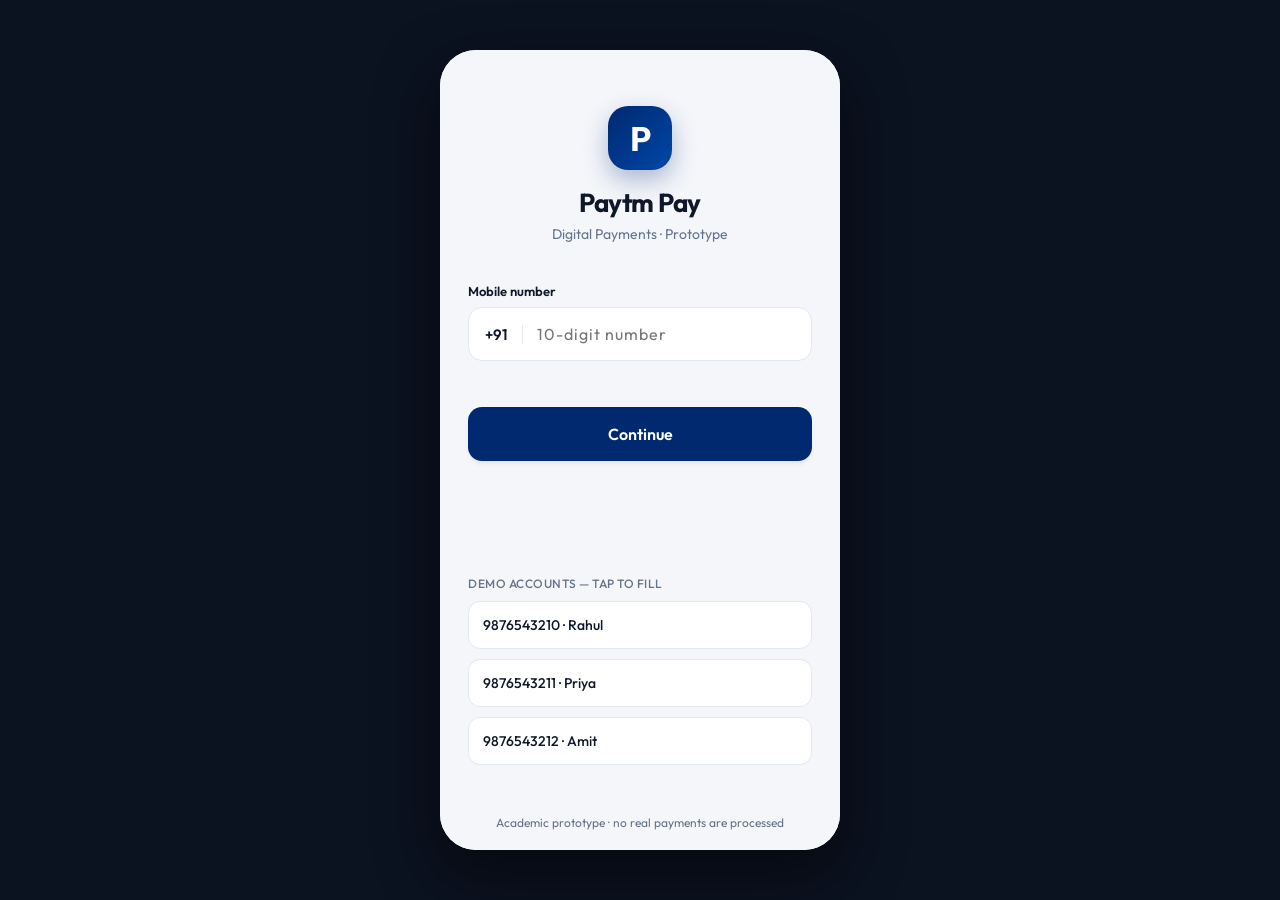
<file: index.html>
<!DOCTYPE html>
<html lang="en">
<head>
  <meta charset="UTF-8" />
  <meta name="viewport" content="width=device-width, initial-scale=1, maximum-scale=1, user-scalable=no, viewport-fit=cover" />
  <meta name="theme-color" content="#002970" />
  <meta name="description" content="Academic prototype of a UPI-based digital payments platform." />
  <title>Paytm Pay</title>

  <!-- Modern Fintech Font -->
  <link rel="preconnect" href="https://fonts.googleapis.com">
  <link rel="preconnect" href="https://fonts.gstatic.com" crossorigin>
  <link href="https://fonts.googleapis.com/css2?family=Outfit:wght@300;400;500;600;700&display=swap" rel="stylesheet">

  <link rel="manifest" href="manifest.webmanifest" />
  <link rel="icon" type="image/png" sizes="192x192" href="icons/icon-192.png" />
  <link rel="apple-touch-icon" href="icons/icon-192.png" />

  <meta name="mobile-web-app-capable" content="yes" />
  <meta name="apple-mobile-web-app-capable" content="yes" />
  <meta name="apple-mobile-web-app-status-bar-style" content="black-translucent" />
  <meta name="apple-mobile-web-app-title" content="Paytm Pay" />

  <link rel="stylesheet" href="styles.css" />
</head>
<body>
<div class="phone">

  <!-- ============ SCREEN 1: LOGIN ============ -->
  <section id="screen-login" class="screen active">
    <div class="login-wrap">
      <div class="brand">
        <div class="brand-mark">P</div>
        <h1>Paytm Pay</h1>
        <p>Digital Payments · Prototype</p>
      </div>

      <label class="field-label" for="phone">Mobile number</label>
      <div class="phone-row">
        <span class="prefix">+91</span>
        <input id="phone" type="tel" inputmode="numeric" maxlength="10" placeholder="10-digit number" autocomplete="tel" />
      </div>

      <p id="loginError" class="error"></p>
      <button id="loginBtn" class="btn-primary">Continue</button>

      <div class="demo-box">
        <p class="demo-title">Demo accounts — tap to fill</p>
        <button class="chip" data-phone="9876543210">9876543210 · Rahul</button>
        <button class="chip" data-phone="9876543211">9876543211 · Priya</button>
        <button class="chip" data-phone="9876543212">9876543212 · Amit</button>
      </div>
    </div>
    <p class="footnote">Academic prototype · no real payments are processed</p>
  </section>

  <!-- ============ SCREEN 2: OTP ============ -->
  <section id="screen-otp" class="screen">
    <header class="topbar">
      <button class="back" id="otpBack" aria-label="Back">&#8592;</button>
      <h2>Verify OTP</h2>
    </header>
    <div class="otp-wrap">
      <p class="muted">We sent a 6-digit code to</p>
      <p id="otpPhone" class="phone-display">+91 ••••••••••</p>
      <div class="demo-otp"><span>Demo OTP</span><strong id="demoOtp">------</strong></div>
      <div class="otp-row">
        <input class="otp-box" type="tel" inputmode="numeric" maxlength="1" />
        <input class="otp-box" type="tel" inputmode="numeric" maxlength="1" />
        <input class="otp-box" type="tel" inputmode="numeric" maxlength="1" />
        <input class="otp-box" type="tel" inputmode="numeric" maxlength="1" />
        <input class="otp-box" type="tel" inputmode="numeric" maxlength="1" />
        <input class="otp-box" type="tel" inputmode="numeric" maxlength="1" />
      </div>
      <button id="verifyBtn" class="btn-primary">Verify &amp; Continue</button>
      <p id="otpMsg" class="error"></p>
      <button id="resendBtn" class="btn-ghost" disabled>Resend OTP in 30s</button>
    </div>
  </section>

  <!-- ============ SCREEN 3: HOME ============ -->
  <section id="screen-home" class="screen">
    <header class="home-head">
      <div class="user-greet">
        <div class="avatar" id="homeAvatar">R</div>
        <div>
          <p class="muted small">Welcome back,</p>
          <h2 id="homeName">—</h2>
        </div>
      </div>
    </header>

    <div class="balance-card">
      <p class="balance-label">Paytm Balance</p>
      <p id="homeBalance" class="balance-amount">₹0</p>
      <p class="balance-upi" id="homeUpi">—</p>
    </div>

    <div class="section">
      <p class="section-title">Quick Actions</p>
      <div class="quick-actions">
        <button class="qa" data-action="pay">
          <span class="qa-ic"><svg viewBox="0 0 24 24" fill="none" stroke="currentColor" stroke-width="2"><rect x="3" y="3" width="18" height="18" rx="2"/><path d="M7 7h.01M7 17h.01M17 7h.01M17 17h.01M7 12h10"/></svg></span>
          <span>Scan QR</span>
        </button>
        <button class="qa" data-action="pay">
          <span class="qa-ic"><svg viewBox="0 0 24 24" fill="none" stroke="currentColor" stroke-width="2"><path d="M12 2v20M17 5H9.5a3.5 3.5 0 0 0 0 7h5a3.5 3.5 0 0 1 0 7H6"/></svg></span>
          <span>Pay UPI</span>
        </button>
        <button class="qa" data-action="recharge">
          <span class="qa-ic"><svg viewBox="0 0 24 24" fill="none" stroke="currentColor" stroke-width="2"><rect x="7" y="2" width="10" height="20" rx="2"/><path d="M12 18h.01"/></svg></span>
          <span>Recharge</span>
        </button>
        <button class="qa" data-action="bills">
          <span class="qa-ic"><svg viewBox="0 0 24 24" fill="none" stroke="currentColor" stroke-width="2"><path d="M4 4h16v16H4z"/><path d="M8 8h8M8 12h8M8 16h4"/></svg></span>
          <span>Bills</span>
        </button>
      </div>
    </div>

    <div class="section">
      <div class="section-head">
        <p class="section-title">Recent Transactions</p>
        <button id="viewAllBtn" class="link-btn">View all</button>
      </div>
      <div id="homeTxns" class="txn-list"></div>
    </div>
  </section>

  <!-- ============ SCREEN 4: PAY ============ -->
  <section id="screen-pay" class="screen">
    <header class="topbar">
      <button class="back" id="payBack" aria-label="Back">&#8592;</button>
      <h2>New Payment</h2>
    </header>
    <div class="pay-wrap">
      <div class="pay-available">
        <span>Available balance</span>
        <strong id="payBalance">₹0</strong>
      </div>
      <label class="field-label" for="upiInput">Pay to (UPI ID)</label>
      <div class="upi-input-row">
        <input id="upiInput" type="text" placeholder="name@bank" autocomplete="off" autocapitalize="none" spellcheck="false" />
        <span id="upiStatus" class="upi-status"></span>
      </div>
      <p class="hint-inline">Quick pay</p>
      <div class="quick-payees" id="quickPayees"></div>
      <p class="field-label">Amount</p>
      <div class="amount-display"><span>₹</span><span id="amountValue">0</span></div>
      <p id="payError" class="error"></p>
      <div class="keypad" id="keypad">
        <button data-key="1">1</button><button data-key="2">2</button><button data-key="3">3</button>
        <button data-key="4">4</button><button data-key="5">5</button><button data-key="6">6</button>
        <button data-key="7">7</button><button data-key="8">8</button><button data-key="9">9</button>
        <button data-key=".">.</button><button data-key="0">0</button><button data-key="del" class="key-del">⌫</button>
      </div>
      <button id="payBtn" class="btn-primary" disabled>Pay ₹0</button>
    </div>
  </section>

  <!-- ============ SCREEN 4.5: RECHARGE ============ -->
  <section id="screen-recharge" class="screen">
    <header class="topbar">
      <button class="back" id="rechargeBack" aria-label="Back">&#8592;</button>
      <h2>Mobile & DTH Recharge</h2>
    </header>
    
    <div class="recharge-wrap">
      <div class="recharge-tabs">
        <button class="r-tab active" data-type="mobile">Mobile</button>
        <button class="r-tab" data-type="dth">DTH</button>
      </div>

      <label class="field-label" for="rechargeNumber" id="rechargeLabel">Mobile Number</label>
      <input type="tel" id="rechargeNumber" class="recharge-input" placeholder="Enter 10-digit number" maxlength="10" inputmode="numeric">

      <p class="field-label" style="margin-top: 20px;">Select Operator</p>
      <div class="operator-grid" id="operatorGrid"></div>

      <p class="field-label" style="margin-top: 20px;">Select Amount</p>
      <div class="amount-chips" id="rechargeAmounts"></div>

      <p id="rechargeError" class="error"></p>
      <button id="rechargeProceedBtn" class="btn-primary" style="margin-top:auto;" disabled>Proceed to Pay</button>
    </div>
  </section>

  <!-- ============ SCREEN 4.6: BILLS ============ -->
  <section id="screen-bills" class="screen">
    <header class="topbar">
      <button class="back" id="billsBack" aria-label="Back">&#8592;</button>
      <h2>Bill Payments</h2>
    </header>
    
    <div class="bills-wrap">
      <p class="field-label">Select Category</p>
      <div class="bill-categories" id="billCategories"></div>

      <div id="billInputSection" style="margin-top: 24px;">
        <label class="field-label" for="consumerNumber" id="consumerLabel">Consumer Number</label>
        <input type="text" id="consumerNumber" class="recharge-input" placeholder="Enter Consumer Number" autocomplete="off">
        <button id="fetchBillBtn" class="btn-primary" style="margin-top: 16px;" disabled>Fetch Bill</button>
      </div>

      <div id="billDetailsSection" style="display: none; margin-top: 24px;">
        <div class="bill-card">
          <div class="bill-card-header">
            <span>Bill Details</span>
            <span id="billStatus" style="color: var(--error); font-size: 11px; font-weight: 700;">UNPAID</span>
          </div>
          <div class="bill-row"><span>Consumer Name</span><strong id="billName">—</strong></div>
          <div class="bill-row"><span>Due Date</span><strong id="billDueDate">—</strong></div>
          <div class="bill-row total"><span>Total Amount</span><strong id="billAmount">₹0</strong></div>
        </div>
        
        <p id="billError" class="error"></p>
        <button id="payBillBtn" class="btn-primary" style="margin-top: 20px;">Pay Bill</button>
        <button id="cancelBillBtn" class="btn-ghost" style="margin-top: 10px;">Cancel</button>
      </div>
    </div>
  </section>

  <!-- ============ SCREEN 5: SUCCESS ============ -->
  <section id="screen-success" class="screen">
    <div class="success-wrap">
      <div class="success-icon">
        <svg viewBox="0 0 52 52" class="checkmark"><circle cx="26" cy="26" r="25" fill="none" stroke="currentColor" stroke-width="2.5"/><path fill="none" stroke="currentColor" stroke-width="3.5" stroke-linecap="round" stroke-linejoin="round" d="M14 27l8 8 16-16"/></svg>
      </div>
      <h2 class="success-title" id="successTitle">Payment Successful</h2>
      <p class="success-amount" id="successAmount">₹0</p>
      <div class="receipt">
        <div class="receipt-row"><span id="successToLabel">To</span><strong id="successName">—</strong></div>
        <div class="receipt-row"><span id="successUpiLabel">UPI ID</span><strong id="successUpi">—</strong></div>
        <div class="receipt-row"><span>Transaction ID</span><strong id="successTxnId">—</strong></div>
        <div class="receipt-row"><span>Date &amp; Time</span><strong id="successTime">—</strong></div>
      </div>
      <div class="success-actions">
        <button id="successDone" class="btn-primary">Done</button>
        <button id="successHistory" class="btn-ghost">View in history</button>
      </div>
    </div>
  </section>

  <!-- ============ SCREEN 6: HISTORY ============ -->
  <section id="screen-history" class="screen">
    <header class="page-head">
      <h2>History</h2>
      <p class="muted small">All account activity</p>
    </header>
    <div id="historyTxns" class="txn-list page-list"></div>
  </section>

  <!-- ============ SCREEN 7: PROFILE ============ -->
  <section id="screen-profile" class="screen">
    <header class="page-head">
      <h2>Profile & Settings</h2>
    </header>
    <div class="profile-wrap">
      <div class="profile-header">
        <div class="avatar large" id="profileAvatar">R</div>
        <h3 id="profileName">Rahul Sharma</h3>
        <p id="profileUpi" class="muted">rahul@paytm</p>
      </div>

      <div class="settings-list">
        <button class="setting-item" id="addMoneyBtn">
          <span class="setting-icon">₹</span>
          <div class="setting-text">
            <strong>Add Money to Wallet</strong>
            <span>Simulate bank transfer</span>
          </div>
        </button>

        <button class="setting-item" id="manualInstallBtn">
          <span class="setting-icon" style="background: rgba(0,186,242,0.1); color: var(--primary);">↓</span>
          <div class="setting-text">
            <strong>Install Paytm App</strong>
            <span>Add to home screen</span>
          </div>
        </button>

        <div class="setting-item">
          <span class="setting-icon">🌙</span>
          <div class="setting-text">
            <strong>Dark Mode</strong>
            <span>Switch app appearance</span>
          </div>
          <label class="toggle">
            <input type="checkbox" id="darkModeToggle">
            <span class="slider"></span>
          </label>
        </div>

        <button class="setting-item" id="logoutBtn">
          <span class="setting-icon text-red">⏻</span>
          <div class="setting-text">
            <strong class="text-red">Logout</strong>
            <span>Sign out of your account</span>
          </div>
        </button>
      </div>
    </div>
  </section>

  <!-- ============ SCREEN 8: TXN DETAILS ============ -->
  <section id="screen-txn-details" class="screen">
    <header class="topbar">
      <button class="back" id="txnBack" aria-label="Back">&#8592;</button>
      <h2>Transaction Details</h2>
    </header>
    <div class="success-wrap">
      <div class="txn-detail-icon" id="detailIcon">↑</div>
      <p class="success-amount" id="detailAmount">₹0</p>
      <p class="success-title" id="detailStatus">Success</p>
      
      <div class="receipt" style="margin-top:20px;">
        <div class="receipt-row"><span>To/From</span><strong id="detailName">—</strong></div>
        <div class="receipt-row"><span>Type</span><strong id="detailType">—</strong></div>
        <div class="receipt-row"><span>Date &amp; Time</span><strong id="detailTime">—</strong></div>
        <div class="receipt-row"><span>Transaction ID</span><strong id="detailId">—</strong></div>
      </div>
      
      <button class="btn-ghost" id="downloadReceiptBtn" style="margin-top:20px;">Download Receipt (Demo)</button>
    </div>
  </section>

  <!-- ============ BOTTOM NAVIGATION ============ -->
  <nav class="bottom-nav">
    <button class="nav-item active" data-tab="home">
      <svg viewBox="0 0 24 24" fill="none" stroke="currentColor" stroke-width="2"><path d="M3 9l9-7 9 7v11a2 2 0 0 1-2 2H5a2 2 0 0 1-2-2z"/><polyline points="9 22 9 12 15 12 15 22"/></svg>
      <span>Home</span>
    </button>
    
    <button class="nav-item" data-tab="history">
      <svg viewBox="0 0 24 24" fill="none" stroke="currentColor" stroke-width="2"><circle cx="12" cy="12" r="10"/><polyline points="12 6 12 12 16 14"/></svg>
      <span>History</span>
    </button>

    <div class="nav-spacer"></div>

    <button class="nav-item" data-action="recharge">
      <svg viewBox="0 0 24 24" fill="none" stroke="currentColor" stroke-width="2"><rect x="5" y="2" width="14" height="20" rx="2"/><path d="M12 18h.01"/></svg>
      <span>Recharge</span>
    </button>

    <button class="nav-item" data-tab="profile">
      <svg viewBox="0 0 24 24" fill="none" stroke="currentColor" stroke-width="2"><path d="M20 21v-2a4 4 0 0 0-4-4H8a4 4 0 0 0-4 4v2"/><circle cx="12" cy="7" r="4"/></svg>
      <span>Profile</span>
    </button>

    <button class="nav-pay" data-tab="pay" aria-label="Pay">₹</button>
  </nav>

  <div id="toast" class="toast"></div>
  <div id="installBanner" class="install-banner" hidden>
    <div class="ib-text"><strong>Install App</strong><span>Add to home screen</span></div>
    <button id="installBtn" class="ib-btn">Install</button>
    <button id="installClose" class="ib-close">&times;</button>
  </div>
</div>
<script src="app.js"></script>
</body>
</html>
</file>
<file: styles.css>
:root {
  /* Light Theme */
  --bg: #f4f6fa;
  --surface: #ffffff;
  --surface-alt: #f8fafc;
  --text: #0f172a;
  --text-muted: #64748b;
  --primary: #002970;
  --primary-light: #0047a8;
  --accent: #00baf2;
  --error: #dc2626;
  --success: #10b981;
  --border: #e2e8f0;
  --shadow: 0 4px 6px -1px rgba(0, 0, 0, .05), 0 2px 4px -2px rgba(0, 0, 0, .05);
}

[data-theme="dark"] {
  /* Dark Theme */
  --bg: #0f172a;
  --surface: #1e293b;
  --surface-alt: #334155;
  --text: #f8fafc;
  --text-muted: #94a3b8;
  --primary: #38bdf8;
  --primary-light: #0ea5e9;
  --accent: #818cf8;
  --border: #334155;
  --shadow: 0 4px 6px -1px rgba(0, 0, 0, .3);
}

* {
  margin: 0;
  padding: 0;
  box-sizing: border-box;
  font-family: 'Outfit', -apple-system, sans-serif;
}

body {
  background: #0b1220;
  display: flex;
  justify-content: center;
  min-height: 100vh;
}

.phone {
  width: 100%;
  max-width: 400px;
  background: var(--bg);
  color: var(--text);
  height: 100vh;
  height: 100dvh;
  display: flex;
  flex-direction: column;
  position: relative;
  overflow: hidden;
  transition: background .3s;
}

@media (min-width:480px) {
  .phone {
    height: 800px;
    min-height: 800px;
    margin: auto;
    border-radius: 36px;
    box-shadow: 0 24px 60px rgba(0, 0, 0, .55);
  }
}

/* Screen Transitions */
.screen {
  display: none;
  flex-direction: column;
  flex: 1;
  overflow-y: auto;
  background: var(--bg);
}

.screen.active {
  display: flex;
  animation: slideIn .3s cubic-bezier(0.16, 1, 0.3, 1) forwards;
}

@keyframes slideIn {
  from {
    opacity: 0;
    transform: translateX(15px);
  }

  to {
    opacity: 1;
    transform: translateX(0);
  }
}

.phone.has-nav .screen {
  padding-bottom: 84px;
}

/* ---------- LOGIN ---------- */
.login-wrap {
  padding: 56px 28px 24px;
  flex: 1;
  display: flex;
  flex-direction: column;
}

.brand {
  text-align: center;
  margin-bottom: 40px;
}

.brand-mark {
  width: 64px;
  height: 64px;
  margin: 0 auto 16px;
  border-radius: 20px;
  background: linear-gradient(135deg, var(--primary), var(--primary-light));
  color: #fff;
  font-size: 34px;
  font-weight: 700;
  display: flex;
  align-items: center;
  justify-content: center;
  box-shadow: 0 10px 25px rgba(0, 41, 112, .3);
}

.brand h1 {
  font-size: 26px;
  color: var(--text);
  letter-spacing: -.5px;
  font-weight: 700;
}

.brand p {
  font-size: 14px;
  color: var(--text-muted);
  margin-top: 6px;
}

.field-label {
  font-size: 13px;
  font-weight: 600;
  color: var(--text);
  margin-bottom: 8px;
  display: block;
}

.phone-row {
  display: flex;
  align-items: center;
  background: var(--surface);
  border: 1.5px solid var(--border);
  border-radius: 14px;
  padding: 0 16px;
  height: 54px;
  transition: .2s;
}

.phone-row:focus-within {
  border-color: var(--primary-light);
  box-shadow: 0 0 0 3px rgba(0, 186, 242, 0.1);
}

.prefix {
  font-size: 15px;
  font-weight: 600;
  color: var(--text);
  padding-right: 14px;
  border-right: 1px solid var(--border);
  margin-right: 14px;
}

.phone-row input {
  flex: 1;
  border: none;
  outline: none;
  font-size: 16px;
  background: transparent;
  letter-spacing: 1px;
  color: var(--text);
}

.error {
  color: var(--error);
  font-size: 13px;
  margin-top: 8px;
  min-height: 18px;
  font-weight: 500;
}

.btn-primary {
  width: 100%;
  height: 54px;
  margin-top: 20px;
  border: none;
  border-radius: 14px;
  background: var(--primary);
  color: #fff;
  font-size: 16px;
  font-weight: 600;
  cursor: pointer;
  transition: .2s;
  box-shadow: var(--shadow);
}

.btn-primary:active {
  transform: scale(.98);
}

.btn-primary:disabled {
  opacity: 0.5;
  cursor: not-allowed;
}

.btn-ghost {
  width: 100%;
  height: 50px;
  margin-top: 12px;
  border: 1.5px solid var(--border);
  border-radius: 14px;
  background: transparent;
  color: var(--text);
  font-size: 15px;
  font-weight: 600;
  cursor: pointer;
  transition: .2s;
}

.btn-ghost:active {
  background: var(--surface-alt);
}

.demo-box {
  margin-top: auto;
  padding-top: 32px;
}

.demo-title {
  font-size: 12px;
  color: var(--text-muted);
  margin-bottom: 10px;
  font-weight: 500;
  text-transform: uppercase;
  letter-spacing: .5px;
}

.chip {
  display: block;
  width: 100%;
  text-align: left;
  background: var(--surface);
  border: 1px solid var(--border);
  border-radius: 12px;
  padding: 14px;
  margin-bottom: 10px;
  font-size: 14px;
  color: var(--text);
  cursor: pointer;
  transition: .2s;
  font-weight: 500;
}

.chip:active {
  background: var(--surface-alt);
  transform: scale(0.99);
}

.footnote {
  text-align: center;
  font-size: 12px;
  color: var(--text-muted);
  padding: 16px 24px 20px;
}

/* ---------- TOP BARS ---------- */
.topbar {
  display: flex;
  align-items: center;
  gap: 14px;
  padding: 24px 20px;
  background: var(--surface);
  border-bottom: 1px solid var(--border);
}

.topbar h2 {
  font-size: 18px;
  font-weight: 600;
  color: var(--text);
}

.back {
  border: none;
  background: transparent;
  font-size: 22px;
  cursor: pointer;
  color: var(--text);
}

.page-head {
  padding: 28px 20px 16px;
  background: var(--surface);
}

.page-head h2 {
  font-size: 22px;
  font-weight: 700;
  color: var(--text);
}

.muted {
  font-size: 14px;
  color: var(--text-muted);
}

.small {
  font-size: 12px;
  margin-top: 4px;
}

/* ---------- OTP ---------- */
.otp-wrap {
  padding: 32px 28px;
}

.phone-display {
  font-size: 18px;
  font-weight: 600;
  color: var(--text);
  margin: 8px 0 24px;
}

.demo-otp {
  display: flex;
  justify-content: space-between;
  align-items: center;
  background: rgba(0, 186, 242, 0.1);
  border: 1px dashed var(--primary-light);
  border-radius: 12px;
  padding: 12px 16px;
  margin-bottom: 24px;
  font-size: 14px;
  color: var(--primary-light);
  font-weight: 500;
}

.demo-otp strong {
  letter-spacing: 4px;
  font-size: 18px;
}

.otp-row {
  display: flex;
  gap: 8px;
}

.otp-box {
  width: 100%;
  height: 56px;
  text-align: center;
  font-size: 22px;
  font-weight: 600;
  border: 1.5px solid var(--border);
  border-radius: 12px;
  outline: none;
  background: var(--surface);
  color: var(--text);
  transition: .2s;
}

.otp-box:focus {
  border-color: var(--primary-light);
  box-shadow: 0 0 0 3px rgba(0, 186, 242, 0.1);
}

/* ---------- HOME ---------- */
.home-head {
  padding: 24px 20px 10px;
  background: transparent;
}

.user-greet {
  display: flex;
  align-items: center;
  gap: 12px;
}

.avatar {
  width: 44px;
  height: 44px;
  border-radius: 50%;
  background: var(--primary);
  color: #fff;
  display: flex;
  align-items: center;
  justify-content: center;
  font-size: 18px;
  font-weight: 700;
}

.avatar.large {
  width: 72px;
  height: 72px;
  font-size: 28px;
  margin: 0 auto 12px;
}

.home-head h2 {
  font-size: 20px;
  font-weight: 700;
  color: var(--text);
  margin-top: 2px;
}

.balance-card {
  margin: 10px 20px 0;
  padding: 24px;
  border-radius: 20px;
  background: linear-gradient(135deg, var(--primary), var(--primary-light));
  color: #fff;
  box-shadow: 0 12px 30px rgba(0, 41, 112, .25);
  position: relative;
  overflow: hidden;
}

.balance-card::after {
  content: '';
  position: absolute;
  top: -50px;
  right: -50px;
  width: 150px;
  height: 150px;
  background: rgba(255, 255, 255, 0.1);
  border-radius: 50%;
}

.balance-label {
  font-size: 13px;
  opacity: .8;
  letter-spacing: .5px;
  font-weight: 500;
}

.balance-amount {
  font-size: 36px;
  font-weight: 700;
  margin-top: 8px;
  letter-spacing: -1px;
}

.balance-upi {
  font-size: 13px;
  opacity: 0.7;
  margin-top: 4px;
}

.section {
  padding: 24px 20px 0;
}

.section-title {
  font-size: 14px;
  font-weight: 700;
  color: var(--text);
  margin-bottom: 14px;
  text-transform: uppercase;
  letter-spacing: 0.5px;
}

.section-head {
  display: flex;
  justify-content: space-between;
  align-items: center;
  margin-bottom: 12px;
}

.section-head .section-title {
  margin-bottom: 0;
}

.link-btn {
  background: none;
  border: none;
  color: var(--primary-light);
  font-size: 14px;
  font-weight: 600;
  cursor: pointer;
}

.quick-actions {
  display: grid;
  grid-template-columns: repeat(4, 1fr);
  gap: 10px;
}

.qa {
  background: var(--surface);
  border: 1px solid var(--border);
  border-radius: 16px;
  padding: 14px 8px;
  display: flex;
  flex-direction: column;
  align-items: center;
  gap: 8px;
  cursor: pointer;
  font-size: 12px;
  font-weight: 600;
  color: var(--text);
  box-shadow: var(--shadow);
  transition: .2s;
}

.qa:active {
  transform: scale(.95);
}

.qa-ic {
  width: 38px;
  height: 38px;
  border-radius: 12px;
  background: rgba(0, 186, 242, 0.1);
  color: var(--primary);
  display: flex;
  align-items: center;
  justify-content: center;
}

.qa-ic svg {
  width: 20px;
  height: 20px;
}

/* ---------- TRANSACTIONS ---------- */
.txn-list {
  background: var(--surface);
  border-radius: 16px;
  overflow: hidden;
  border: 1px solid var(--border);
  box-shadow: var(--shadow);
}

.page-list {
  margin: 0 20px 20px;
}

.txn {
  display: flex;
  align-items: center;
  gap: 14px;
  padding: 16px;
  border-bottom: 1px solid var(--border);
  cursor: pointer;
  transition: .2s;
}

.txn:hover {
  background: var(--surface-alt);
}

.txn:last-child {
  border-bottom: none;
}

.txn-avatar {
  width: 42px;
  height: 42px;
  border-radius: 50%;
  flex-shrink: 0;
  display: flex;
  align-items: center;
  justify-content: center;
  font-size: 18px;
  font-weight: 700;
}

.txn-avatar.cr {
  background: rgba(16, 185, 129, 0.1);
  color: var(--success);
}

.txn-avatar.dr {
  background: rgba(0, 41, 112, 0.08);
  color: var(--primary);
}

[data-theme="dark"] .txn-avatar.dr {
  background: rgba(56, 189, 248, 0.15);
}

.txn-main {
  flex: 1;
  min-width: 0;
}

.txn-title {
  font-size: 15px;
  font-weight: 600;
  color: var(--text);
  white-space: nowrap;
  overflow: hidden;
  text-overflow: ellipsis;
}

.txn-sub {
  font-size: 12px;
  color: var(--text-muted);
  margin-top: 3px;
  white-space: nowrap;
  overflow: hidden;
  text-overflow: ellipsis;
  font-weight: 500;
}

.txn-amt {
  font-size: 15px;
  font-weight: 700;
  flex-shrink: 0;
}

.txn-amt.cr {
  color: var(--success);
}

.txn-amt.dr {
  color: var(--text);
}

.empty {
  padding: 24px;
  text-align: center;
  font-size: 14px;
  color: var(--text-muted);
}

/* ---------- PAY ---------- */
.pay-wrap {
  padding: 20px;
  flex: 1;
  display: flex;
  flex-direction: column;
  background: var(--bg);
}

.pay-available {
  display: flex;
  justify-content: space-between;
  align-items: center;
  background: rgba(0, 186, 242, 0.1);
  border-radius: 12px;
  padding: 12px 16px;
  font-size: 14px;
  color: var(--primary-light);
  margin-bottom: 20px;
  font-weight: 500;
}

.pay-available strong {
  font-size: 16px;
}

.upi-input-row {
  position: relative;
}

.upi-input-row input {
  width: 100%;
  height: 54px;
  border: 1.5px solid var(--border);
  border-radius: 14px;
  padding: 0 44px 0 16px;
  font-size: 16px;
  outline: none;
  background: var(--surface);
  color: var(--text);
  transition: .2s;
}

.upi-input-row input:focus {
  border-color: var(--primary-light);
}

.upi-status {
  position: absolute;
  right: 16px;
  top: 50%;
  transform: translateY(-50%);
  font-size: 18px;
}

.upi-status.ok::after {
  content: "✓";
  color: var(--success);
}

.upi-status.bad::after {
  content: "✗";
  color: var(--error);
}

.hint-inline {
  font-size: 12px;
  font-weight: 600;
  color: var(--text-muted);
  margin: 16px 0 10px;
  text-transform: uppercase;
  letter-spacing: 0.5px;
}

.quick-payees {
  display: flex;
  gap: 10px;
  overflow-x: auto;
  padding-bottom: 6px;
  margin-bottom: 16px;
  scrollbar-width: none;
}

.quick-payees::-webkit-scrollbar {
  display: none;
}

.qp {
  flex-shrink: 0;
  background: var(--surface);
  border: 1px solid var(--border);
  border-radius: 20px;
  padding: 8px 16px;
  font-size: 13px;
  font-weight: 600;
  color: var(--text);
  cursor: pointer;
  white-space: nowrap;
  box-shadow: var(--shadow);
  transition: .2s;
}

.qp:active {
  transform: scale(.95);
}

.amount-display {
  display: flex;
  align-items: baseline;
  justify-content: center;
  padding: 16px 0 10px;
  font-size: 40px;
  font-weight: 700;
  color: var(--text);
}

.amount-display span:first-child {
  font-size: 28px;
  margin-right: 4px;
  color: var(--text-muted);
}

.keypad {
  display: grid;
  grid-template-columns: repeat(3, 1fr);
  gap: 10px;
  margin-top: auto;
  padding-bottom: 10px;
}

.keypad button {
  height: 56px;
  border: 1px solid var(--border);
  border-radius: 14px;
  background: var(--surface);
  font-size: 22px;
  font-weight: 600;
  color: var(--text);
  cursor: pointer;
  box-shadow: 0 2px 4px rgba(0, 0, 0, .02);
  transition: .1s;
}

.keypad button:active {
  background: var(--surface-alt);
  transform: translateY(2px);
}

.key-del {
  color: var(--error);
}

/* ---------- SUCCESS & DETAILS ---------- */
.success-wrap {
  padding: 36px 24px 30px;
  flex: 1;
  display: flex;
  flex-direction: column;
  background: var(--bg);
}

.success-icon {
  width: 96px;
  height: 96px;
  margin: 10px auto 18px;
  color: var(--success);
}

.success-icon svg {
  width: 100%;
  height: 100%;
}

.success-title {
  text-align: center;
  font-size: 18px;
  color: var(--text-muted);
  margin-bottom: 8px;
  font-weight: 500;
}

.success-amount {
  text-align: center;
  font-size: 38px;
  font-weight: 700;
  color: var(--text);
  margin-bottom: 28px;
}

.txn-detail-icon {
  width: 64px;
  height: 64px;
  border-radius: 50%;
  margin: 0 auto 16px;
  display: flex;
  align-items: center;
  justify-content: center;
  font-size: 28px;
  font-weight: bold;
}

.txn-detail-icon.credit {
  background: rgba(16, 185, 129, 0.1);
  color: var(--success);
}

.txn-detail-icon.debit {
  background: rgba(0, 41, 112, 0.08);
  color: var(--primary);
}

.receipt {
  background: var(--surface);
  border-radius: 16px;
  padding: 4px 20px;
  border: 1px solid var(--border);
  box-shadow: var(--shadow);
}

.receipt-row {
  display: flex;
  justify-content: space-between;
  align-items: center;
  padding: 16px 0;
  border-bottom: 1px solid var(--border);
  font-size: 14px;
}

.receipt-row:last-child {
  border-bottom: none;
}

.receipt-row span {
  color: var(--text-muted);
  font-weight: 500;
}

.receipt-row strong {
  color: var(--text);
  font-weight: 600;
  max-width: 60%;
  text-align: right;
  overflow: hidden;
  text-overflow: ellipsis;
  white-space: nowrap;
}

.success-actions {
  margin-top: auto;
}

@keyframes drawCheck {
  to {
    stroke-dashoffset: 0;
  }
}

.checkmark circle {
  stroke-dasharray: 160;
  stroke-dashoffset: 160;
  animation: drawCheck .55s ease-out forwards;
}

.checkmark path {
  stroke-dasharray: 45;
  stroke-dashoffset: 45;
  animation: drawCheck .4s .4s ease-out forwards;
}

/* ---------- RECHARGE & BILLS ---------- */
.recharge-wrap,
.bills-wrap {
  padding: 20px;
  flex: 1;
  display: flex;
  flex-direction: column;
  background: var(--bg);
}

.recharge-tabs {
  display: flex;
  background: var(--surface);
  border-radius: 12px;
  padding: 4px;
  margin-bottom: 24px;
  border: 1px solid var(--border);
}

.r-tab {
  flex: 1;
  padding: 10px;
  border: none;
  border-radius: 8px;
  background: transparent;
  font-size: 14px;
  font-weight: 600;
  color: var(--text-muted);
  cursor: pointer;
  transition: .2s;
}

.r-tab.active {
  background: var(--primary);
  color: #fff;
  box-shadow: 0 2px 8px rgba(0, 41, 112, .2);
}

.recharge-input {
  width: 100%;
  height: 54px;
  border: 1.5px solid var(--border);
  border-radius: 14px;
  padding: 0 16px;
  font-size: 16px;
  font-weight: 500;
  outline: none;
  background: var(--surface);
  color: var(--text);
  letter-spacing: 1px;
  transition: .2s;
}

.recharge-input:focus {
  border-color: var(--primary-light);
  box-shadow: 0 0 0 3px rgba(0, 186, 242, 0.1);
}

.operator-grid {
  display: grid;
  grid-template-columns: repeat(4, 1fr);
  gap: 10px;
}

.op-btn {
  background: var(--surface);
  border: 1.5px solid var(--border);
  border-radius: 12px;
  padding: 10px 4px;
  font-size: 12px;
  font-weight: 600;
  color: var(--text);
  cursor: pointer;
  transition: .2s;
  display: flex;
  align-items: center;
  justify-content: center;
  text-align: center;
}

.op-btn.active {
  border-color: var(--primary);
  background: rgba(0, 186, 242, 0.05);
  color: var(--primary);
}

.amount-chips {
  display: flex;
  flex-wrap: wrap;
  gap: 10px;
}

.amt-chip {
  background: var(--surface);
  border: 1.5px solid var(--border);
  border-radius: 20px;
  padding: 8px 16px;
  font-size: 14px;
  font-weight: 600;
  color: var(--text);
  cursor: pointer;
  transition: .2s;
}

.amt-chip.active {
  background: var(--primary);
  border-color: var(--primary);
  color: #fff;
}

.bill-categories {
  display: grid;
  grid-template-columns: repeat(2, 1fr);
  gap: 12px;
}

.cat-btn {
  background: var(--surface);
  border: 1.5px solid var(--border);
  border-radius: 16px;
  padding: 16px;
  display: flex;
  flex-direction: column;
  align-items: flex-start;
  gap: 8px;
  cursor: pointer;
  transition: .2s;
  color: var(--text);
}

.cat-btn.active {
  border-color: var(--primary);
  background: rgba(0, 186, 242, 0.05);
}

.cat-icon {
  width: 36px;
  height: 36px;
  border-radius: 10px;
  background: rgba(0, 186, 242, 0.1);
  display: flex;
  align-items: center;
  justify-content: center;
  font-size: 18px;
  color: var(--primary);
}

.cat-btn span {
  font-size: 14px;
  font-weight: 600;
}

.bill-card {
  background: var(--surface);
  border: 1px solid var(--border);
  border-radius: 16px;
  padding: 16px;
  box-shadow: var(--shadow);
}

.bill-card-header {
  display: flex;
  justify-content: space-between;
  align-items: center;
  margin-bottom: 16px;
  padding-bottom: 12px;
  border-bottom: 1px dashed var(--border);
}

.bill-card-header span:first-child {
  font-size: 14px;
  font-weight: 700;
  color: var(--text);
}

.bill-row {
  display: flex;
  justify-content: space-between;
  align-items: center;
  margin-bottom: 12px;
  font-size: 13px;
}

.bill-row span {
  color: var(--text-muted);
  font-weight: 500;
}

.bill-row strong {
  color: var(--text);
  font-weight: 600;
}

.bill-row.total {
  margin-top: 16px;
  padding-top: 12px;
  border-top: 1px solid var(--border);
  font-size: 16px;
}

.bill-row.total strong {
  font-size: 18px;
  color: var(--primary);
}

.spinner {
  width: 16px;
  height: 16px;
  border: 2px solid rgba(255, 255, 255, 0.3);
  border-top-color: #fff;
  border-radius: 50%;
  animation: spin 1s linear infinite;
  display: inline-block;
  vertical-align: middle;
  margin-right: 8px;
}

@keyframes spin {
  to {
    transform: rotate(360deg);
  }
}

/* ---------- PROFILE & SETTINGS ---------- */
.profile-wrap {
  padding: 20px;
}

.profile-header {
  text-align: center;
  margin-bottom: 24px;
}

.profile-header h3 {
  font-size: 20px;
  color: var(--text);
  font-weight: 700;
}

.profile-header p {
  font-size: 14px;
}

.settings-list {
  background: var(--surface);
  border-radius: 16px;
  border: 1px solid var(--border);
  overflow: hidden;
  box-shadow: var(--shadow);
}

.setting-item {
  display: flex;
  align-items: center;
  gap: 14px;
  width: 100%;
  padding: 18px;
  border: none;
  border-bottom: 1px solid var(--border);
  background: transparent;
  text-align: left;
  cursor: pointer;
  transition: .2s;
}

.setting-item:last-child {
  border-bottom: none;
}

.setting-item:hover {
  background: var(--surface-alt);
}

.setting-icon {
  width: 36px;
  height: 36px;
  border-radius: 10px;
  background: var(--surface-alt);
  display: flex;
  align-items: center;
  justify-content: center;
  font-size: 16px;
  font-weight: bold;
  color: var(--text);
}

.setting-text {
  flex: 1;
  display: flex;
  flex-direction: column;
}

.setting-text strong {
  font-size: 15px;
  color: var(--text);
  font-weight: 600;
}

.setting-text span {
  font-size: 12px;
  color: var(--text-muted);
  margin-top: 2px;
}

.text-red {
  color: var(--error) !important;
}

.toggle {
  position: relative;
  display: inline-block;
  width: 46px;
  height: 26px;
}

.toggle input {
  opacity: 0;
  width: 0;
  height: 0;
}

.slider {
  position: absolute;
  cursor: pointer;
  top: 0;
  left: 0;
  right: 0;
  bottom: 0;
  background-color: var(--border);
  transition: .4s;
  border-radius: 34px;
}

.slider:before {
  position: absolute;
  content: "";
  height: 20px;
  width: 20px;
  left: 3px;
  bottom: 3px;
  background-color: white;
  transition: .4s;
  border-radius: 50%;
  box-shadow: 0 2px 4px rgba(0, 0, 0, .2);
}

input:checked+.slider {
  background-color: var(--primary-light);
}

input:checked+.slider:before {
  transform: translateX(20px);
}

/* ---------- BOTTOM NAV ---------- */
.bottom-nav {
  position: absolute;
  left: 0;
  right: 0;
  bottom: 0;
  height: 74px;
  background: var(--surface);
  border-top: 1px solid var(--border);
  display: none;
  align-items: center;
  z-index: 20;
  padding-bottom: env(safe-area-inset-bottom);
  grid-template-columns: repeat(5, 1fr);
}

.phone.has-nav .bottom-nav {
  display: grid;
}

.nav-item {
  background: none;
  border: none;
  width: 100%;
  cursor: pointer;
  display: flex;
  flex-direction: column;
  align-items: center;
  gap: 4px;
  color: var(--text-muted);
  font-size: 11px;
  font-weight: 600;
  transition: .2s;
  padding-top: 8px;
}

.nav-item svg {
  width: 22px;
  height: 22px;
}

.nav-item.active {
  color: var(--primary);
}

.nav-spacer {
  width: 100%;
}

.nav-pay {
  position: absolute;
  top: -28px;
  left: 50%;
  transform: translateX(-50%);
  width: 60px;
  height: 60px;
  border: none;
  border-radius: 50%;
  background: var(--primary);
  color: #fff;
  font-size: 26px;
  font-weight: 700;
  cursor: pointer;
  display: flex;
  align-items: center;
  justify-content: center;
  box-shadow: 0 8px 25px rgba(0, 41, 112, .4);
  transition: .2s;
  z-index: 25;
}

.nav-pay:active {
  transform: translateX(-50%) scale(.92);
}

/* ---------- TOAST & INSTALL ---------- */
.toast {
  position: absolute;
  left: 50%;
  bottom: 100px;
  transform: translate(-50%, 10px);
  background: var(--text);
  color: var(--bg);
  font-size: 14px;
  font-weight: 500;
  padding: 12px 20px;
  border-radius: 12px;
  opacity: 0;
  pointer-events: none;
  transition: .3s;
  z-index: 40;
  max-width: 85%;
  text-align: center;
  box-shadow: 0 4px 12px rgba(0, 0, 0, 0.15);
}

.toast.show {
  opacity: 1;
  transform: translate(-50%, 0);
}

.install-banner {
  position: absolute;
  left: 12px;
  right: 12px;
  bottom: 90px;
  display: flex;
  align-items: center;
  gap: 10px;
  padding: 14px;
  border-radius: 16px;
  background: var(--surface);
  border: 1px solid var(--border);
  box-shadow: var(--shadow);
  z-index: 50;
  animation: slideUp .3s ease-out;
}

.install-banner[hidden] {
  display: none;
}

@keyframes slideUp {
  from {
    opacity: 0;
    transform: translateY(15px);
  }

  to {
    opacity: 1;
    transform: translateY(0);
  }
}

.ib-text {
  flex: 1;
  display: flex;
  flex-direction: column;
}

.ib-text strong {
  font-size: 14px;
  color: var(--text);
}

.ib-text span {
  font-size: 12px;
  color: var(--text-muted);
}

.ib-btn {
  border: none;
  border-radius: 8px;
  background: var(--primary);
  color: #fff;
  font-size: 13px;
  font-weight: 600;
  padding: 10px 16px;
  cursor: pointer;
}

.ib-close {
  background: none;
  border: none;
  font-size: 20px;
  color: var(--text-muted);
  cursor: pointer;
  line-height: 1;
  padding: 0 4px;
}
</file>
